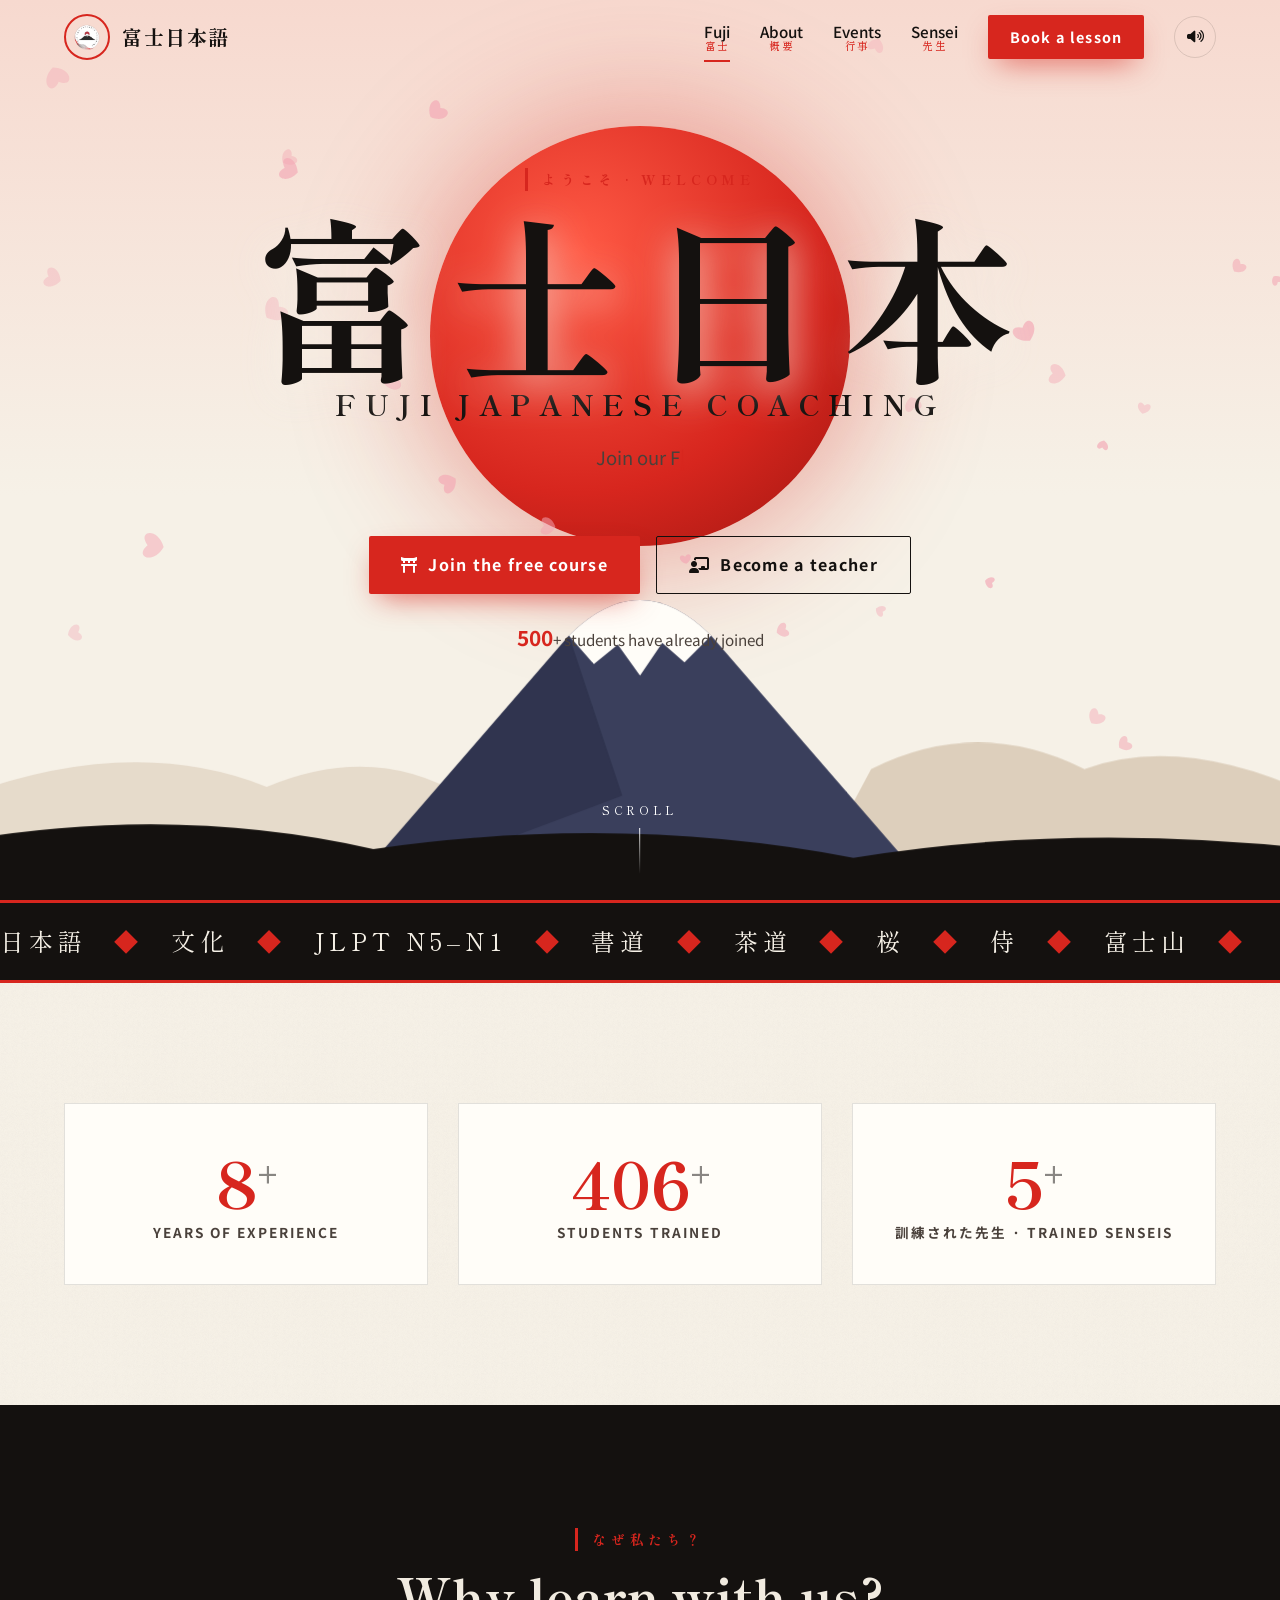
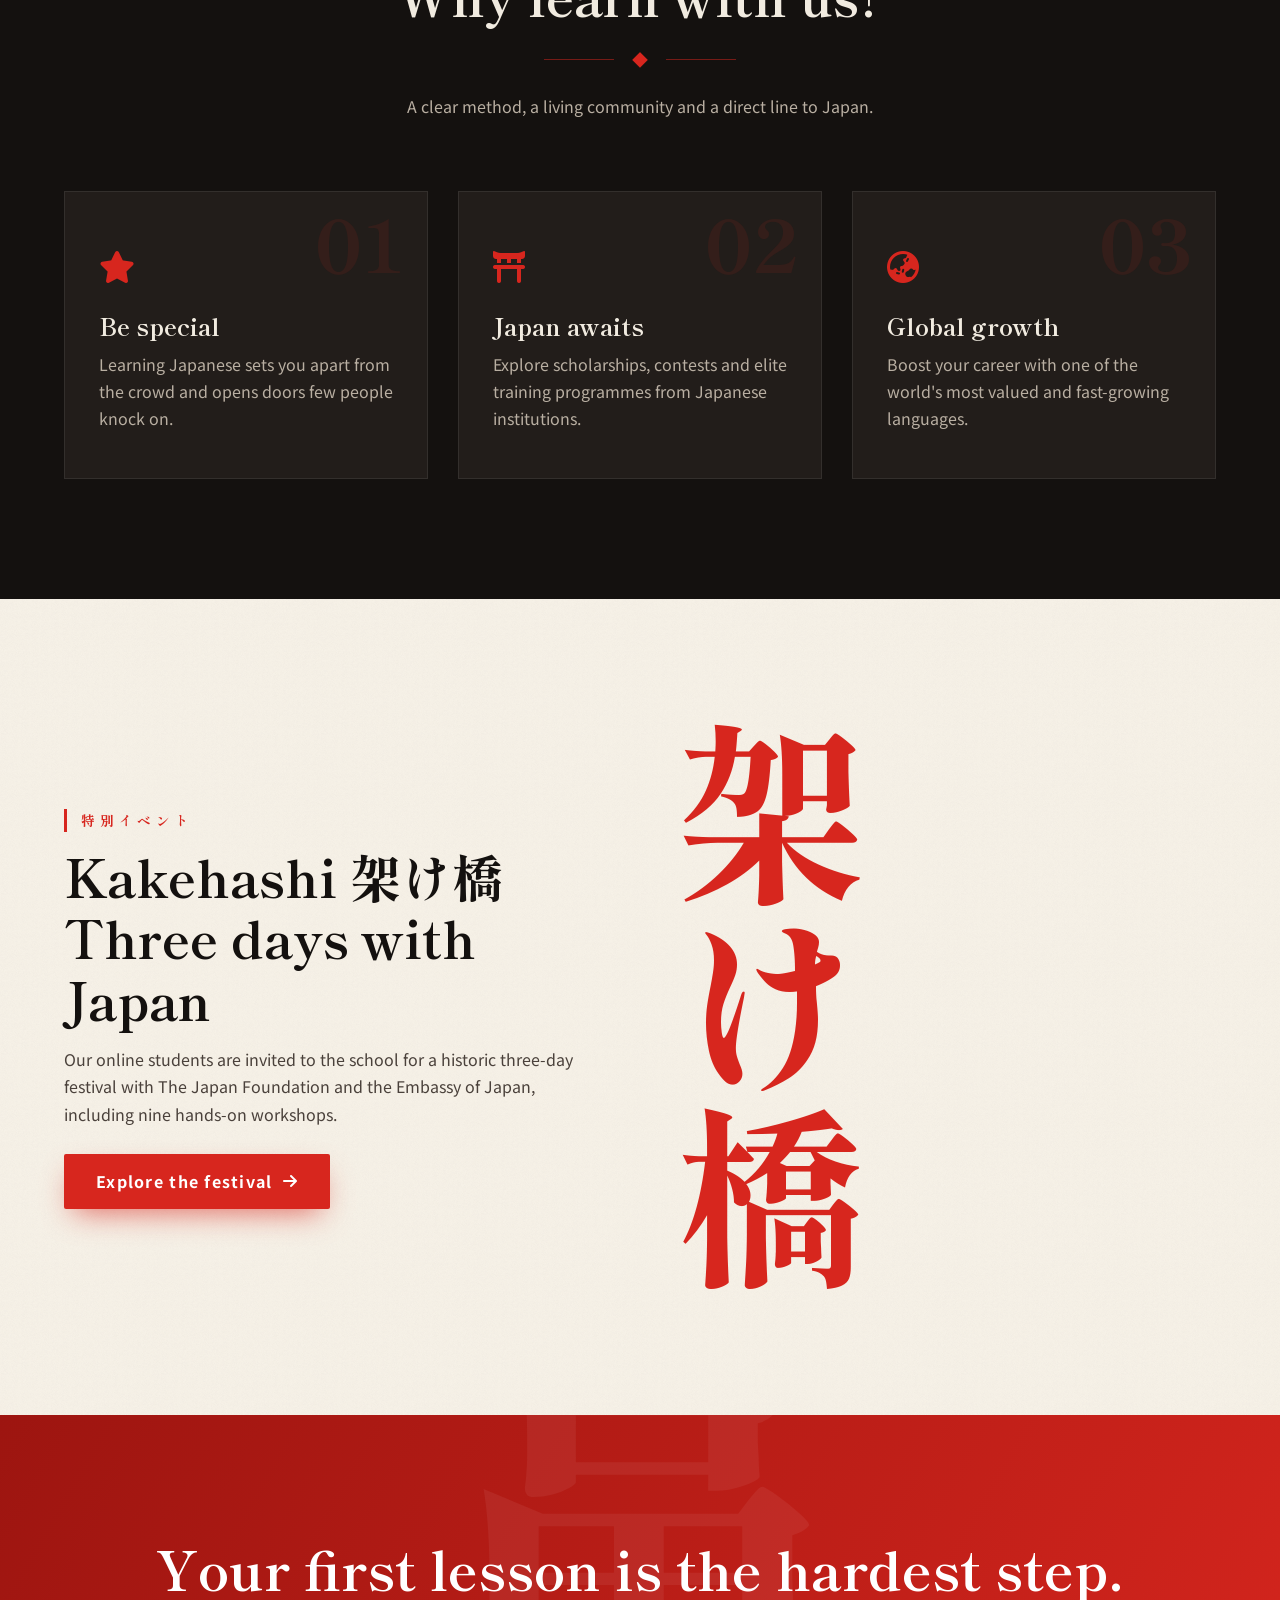
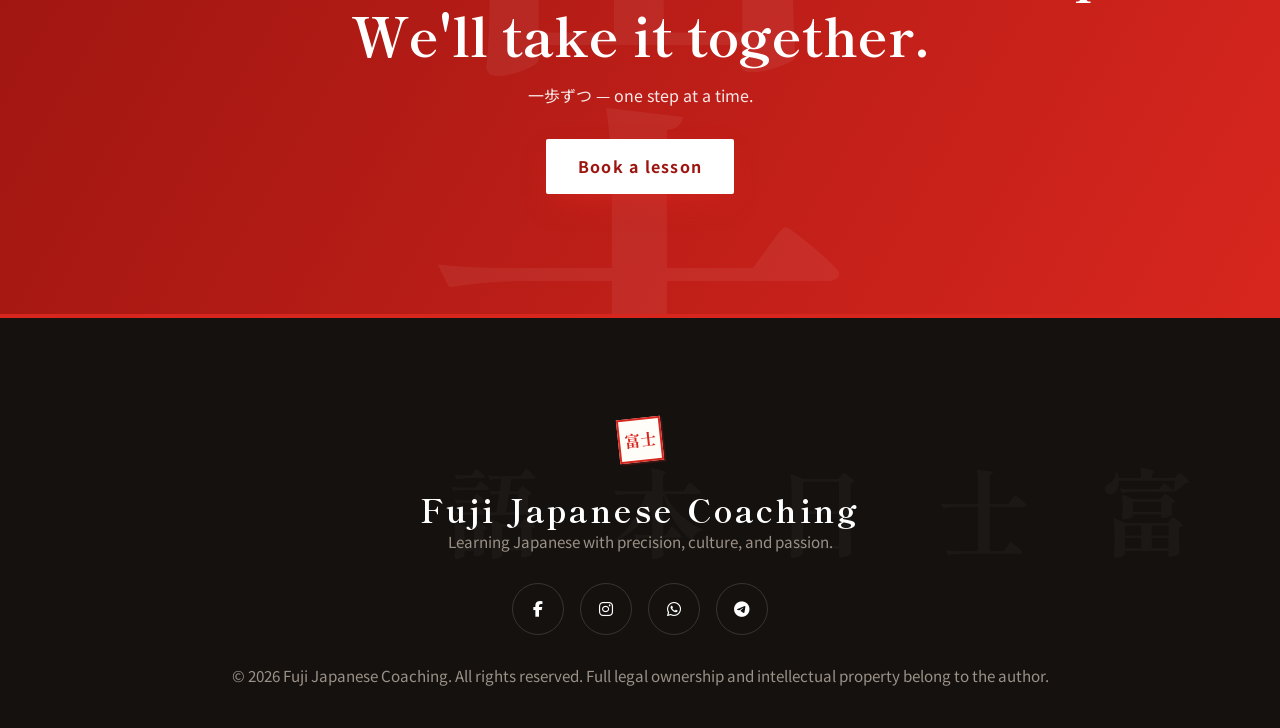
<file: index.html>
<!DOCTYPE html>
<html lang="en">
<head>
<meta charset="UTF-8">
<meta name="viewport" content="width=device-width, initial-scale=1.0">
<title>Fuji Japanese Coaching | 富士日本語</title>
<meta name="description" content="Learn Japanese with clarity, culture and passion. Free 5-day crash course, JLPT coaching and teacher training.">
<link rel="shortcut icon" href="images/favicon.png" type="image/x-icon">
<link rel="stylesheet" href="https://cdnjs.cloudflare.com/ajax/libs/font-awesome/6.5.1/css/all.min.css">
<link rel="stylesheet" href="css/style.css">
</head>
<body data-page="home">

<main>
<section class="hero">
  <div class="sun"></div>
  <div class="hero-content container">
    <span class="eyebrow">ようこそ · WELCOME</span>
    <div class="kanji-big" aria-hidden="true"><span>富</span><span>士</span><span>日</span><span>本</span></div>
    <h1>FUJI JAPANESE COACHING</h1>
    <p class="typer" data-lines='["Join our FREE 5-day crash course and start speaking Japanese with confidence.","Master Japanese basics quickly with expert guidance.","Unlock Japanese culture and communication in just 5 days.","Step into the world of the Japanese language with ease."]'></p>
    <div class="hero-actions">
      <a class="btn" href="https://docs.google.com/forms/d/e/1FAIpQLSfliyLvwOg9tHByiZltqmypr33xbGVwbjqziv8R7DSxpZICjg/viewform?usp=sf_link" target="_blank" rel="noopener"><i class="fas fa-torii-gate"></i><span>Join the free course</span></a>
      <a class="btn ghost" href="#" data-open="teacherModal"><i class="fas fa-chalkboard-teacher"></i><span>Become a teacher</span></a>
    </div>
    <p class="hero-mini"><strong class="counter" data-target="500">0</strong>+ students have already joined</p>
  </div>

  <!-- Mount Fuji, layered SVG -->
  <svg class="hero-fuji" viewBox="0 0 1440 420" preserveAspectRatio="none" aria-hidden="true">
    <g class="layer"><path d="M-40 420 L-40 300 Q150 230 300 290 Q420 240 520 300 L560 420Z" fill="#d9c9b4" opacity=".55"/></g>
    <g class="layer"><path d="M900 420 L980 270 Q1100 210 1220 270 Q1330 230 1480 300 L1480 420Z" fill="#cdb9a0" opacity=".6"/></g>
    <g class="layer">
      <path d="M380 420 L640 120 Q720 40 800 120 L1060 420Z" fill="#3a3f5c"/>
      <path d="M640 120 Q720 40 800 120 L770 150 L745 128 L720 165 L695 130 L668 152Z" fill="#fffdf8"/>
      <path d="M380 420 L640 120 L700 300Z" fill="#1d2038" opacity=".35"/>
    </g>
    <g class="layer"><path d="M-40 420 L-40 350 Q200 310 420 360 Q700 320 960 370 Q1200 330 1480 360 L1480 420Z" fill="#14110f"/></g>
  </svg>
  <div class="scroll-hint">SCROLL<i></i></div>
</section>

<div class="marquee" aria-hidden="true"><div>
  <span>日本語</span><b>◆</b><span>文化</span><b>◆</b><span>JLPT N5–N1</span><b>◆</b><span>書道</span><b>◆</b><span>茶道</span><b>◆</b><span>桜</span><b>◆</b><span>侍</span><b>◆</b><span>富士山</span><b>◆</b>
  <span>日本語</span><b>◆</b><span>文化</span><b>◆</b><span>JLPT N5–N1</span><b>◆</b><span>書道</span><b>◆</b><span>茶道</span><b>◆</b><span>桜</span><b>◆</b><span>侍</span><b>◆</b><span>富士山</span><b>◆</b>
</div></div>

<section class="section">
  <div class="container">
    <div class="stats">
      <div class="stat reveal" data-tilt><h3 class="counter" data-target="10">0</h3><p>Years of experience</p></div>
      <div class="stat reveal" data-delay="1" data-tilt><h3 class="counter" data-target="500">0</h3><p>Students trained</p></div>
      <div class="stat reveal" data-delay="2" data-tilt><h3 class="counter" data-target="6">0</h3><p>訓練された先生 · Trained Senseis</p></div>
    </div>
  </div>
</section>

<section class="section dark">
  <div class="container">
    <div class="section-head reveal">
      <span class="eyebrow">なぜ私たち？</span>
      <h2>Why learn with us?</h2>
      <div class="divider">◆</div>
      <p>A clear method, a living community and a direct line to Japan.</p>
    </div>
    <div class="grid g3">
      <div class="card reveal" data-tilt><span class="num">01</span><div class="ico"><i class="fas fa-star"></i></div><h3>Be special</h3><p>Learning Japanese sets you apart from the crowd and opens doors few people knock on.</p></div>
      <div class="card reveal" data-delay="1" data-tilt><span class="num">02</span><div class="ico"><i class="fas fa-torii-gate"></i></div><h3>Japan awaits</h3><p>Explore scholarships, contests and elite training programmes from Japanese institutions.</p></div>
      <div class="card reveal" data-delay="2" data-tilt><span class="num">03</span><div class="ico"><i class="fas fa-earth-asia"></i></div><h3>Global growth</h3><p>Boost your career with one of the world's most valued and fast-growing languages.</p></div>
    </div>
  </div>
</section>

<section class="section">
  <div class="container split">
    <div class="reveal left">
      <span class="eyebrow">特別イベント</span>
      <h2 style="font-size:clamp(2rem,4.5vw,3.2rem);margin-bottom:16px">Kakehashi 架け橋<br>Three days with Japan</h2>
      <p style="color:var(--ink-soft);margin-bottom:26px">Our online students are invited to the school for a historic three-day festival with The Japan Foundation and the Embassy of Japan, including nine hands-on workshops.</p>
      <a class="btn" href="events.html"><span>Explore the festival</span><i class="fas fa-arrow-right"></i></a>
    </div>
    <div class="reveal right" style="text-align:center">
      <div class="tategaki" style="font-size:clamp(7rem,16vw,12rem);color:var(--red);line-height:1;font-weight:800">架け橋</div>
    </div>
  </div>
</section>

<section class="section cta-band">
  <div class="container reveal" style="position:relative;z-index:2">
    <h2 style="font-size:clamp(2rem,5vw,3.4rem);margin-bottom:16px">Your first lesson is the hardest step.<br>We'll take it together.</h2>
    <p style="margin-bottom:30px;opacity:.9">一歩ずつ — one step at a time.</p>
    <a class="btn" href="https://docs.google.com/forms/d/e/1FAIpQLSfliyLvwOg9tHByiZltqmypr33xbGVwbjqziv8R7DSxpZICjg/viewform?usp=sf_link" target="_blank" rel="noopener"><span>Book a lesson</span></a>
  </div>
</section>
</main>

<!-- Teacher modal -->
<div class="modal" id="teacherModal">
  <div class="modal-box">
    <button class="modal-x" aria-label="Close">&times;</button>
    <div class="ph"><div class="fb">先生</div><img src="images/yasmine.jpg" alt="Yasmine Sensei"></div>
    <div class="txt">
      <span class="eyebrow">教員養成</span>
      <h3>Teacher Training Programme</h3>
      <p style="color:var(--ink-soft)">One-on-one mentorship to become a certified Fuji coach.</p>
      <ul><li>Personalised mentorship</li><li>Certification included</li><li>Flexible schedule</li></ul>
      <a class="btn" href="https://docs.google.com/forms/d/e/1FAIpQLSfliyLvwOg9tHByiZltqmypr33xbGVwbjqziv8R7DSxpZICjg/viewform?usp=sf_link" target="_blank" rel="noopener"><span>Register for the programme</span></a>
    </div>
  </div>
</div>

<script src="js/main.js" defer></script>
</body>
</html>
</file>
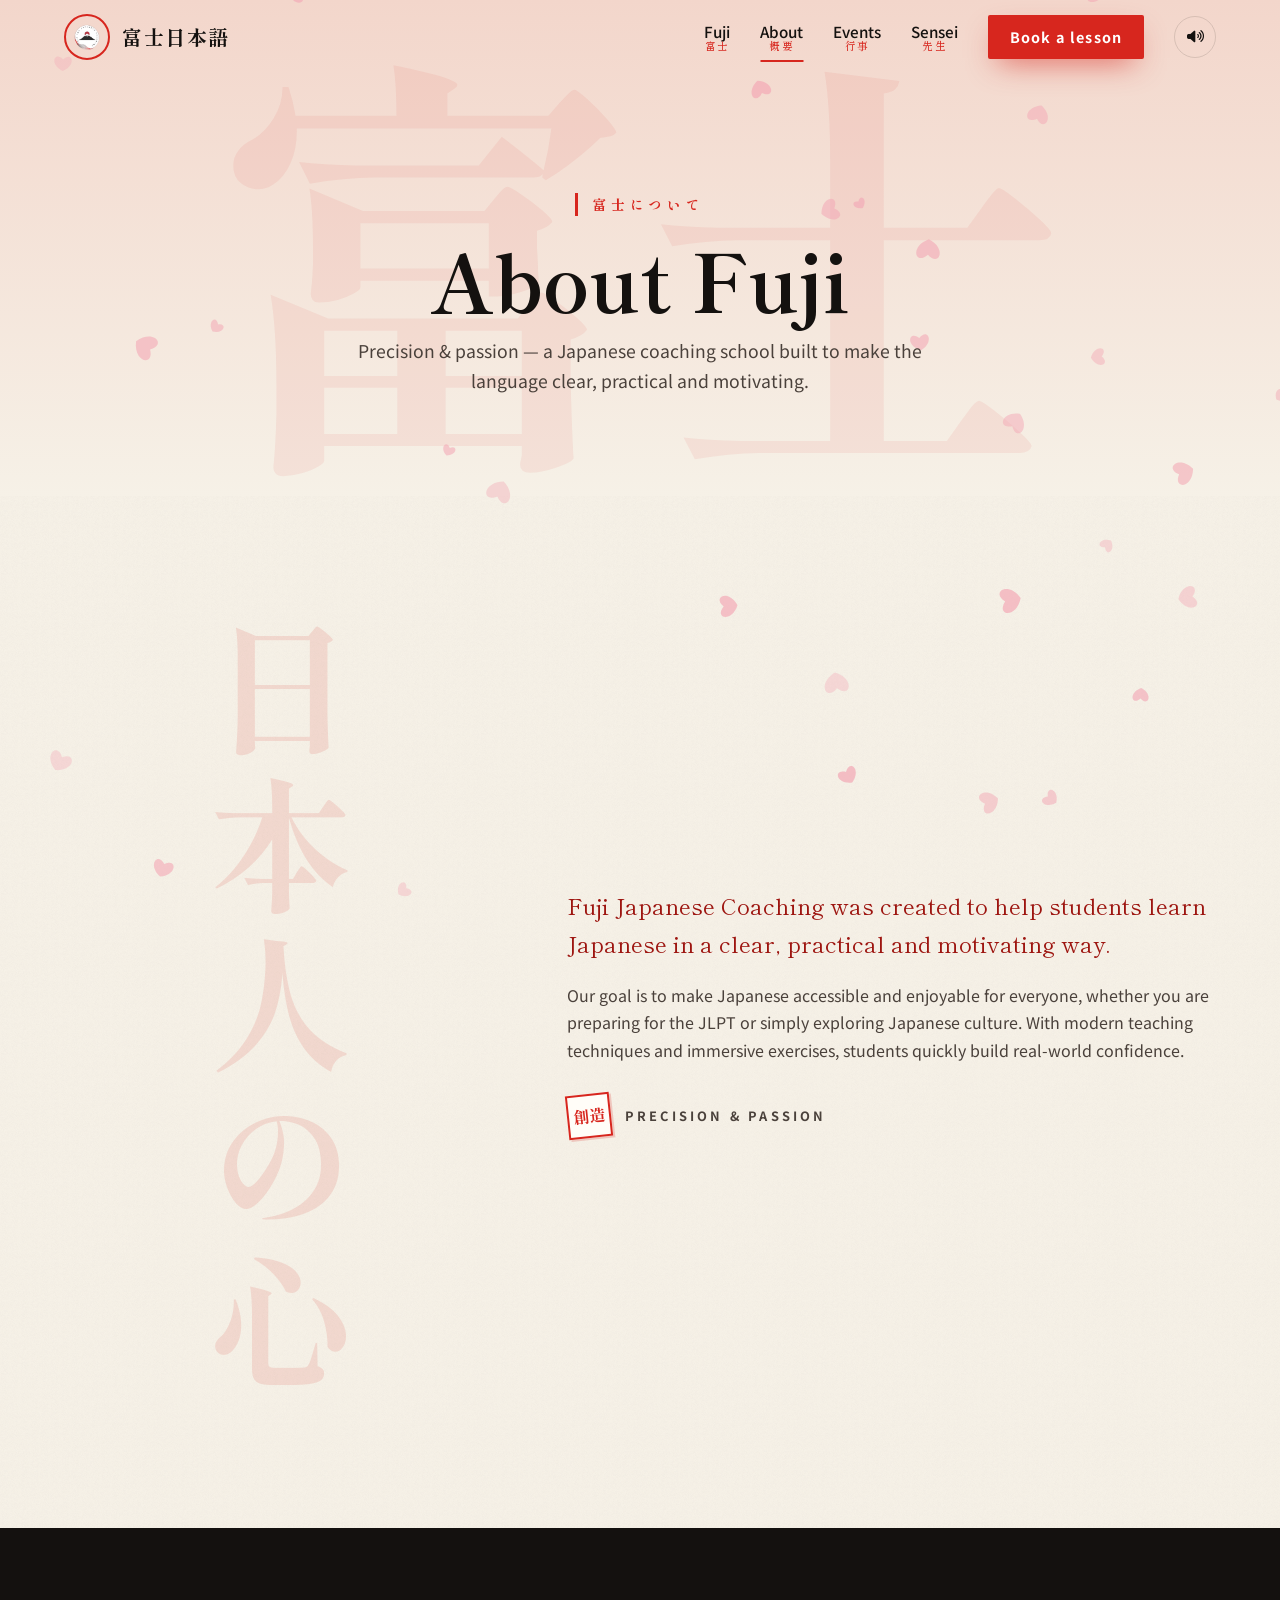
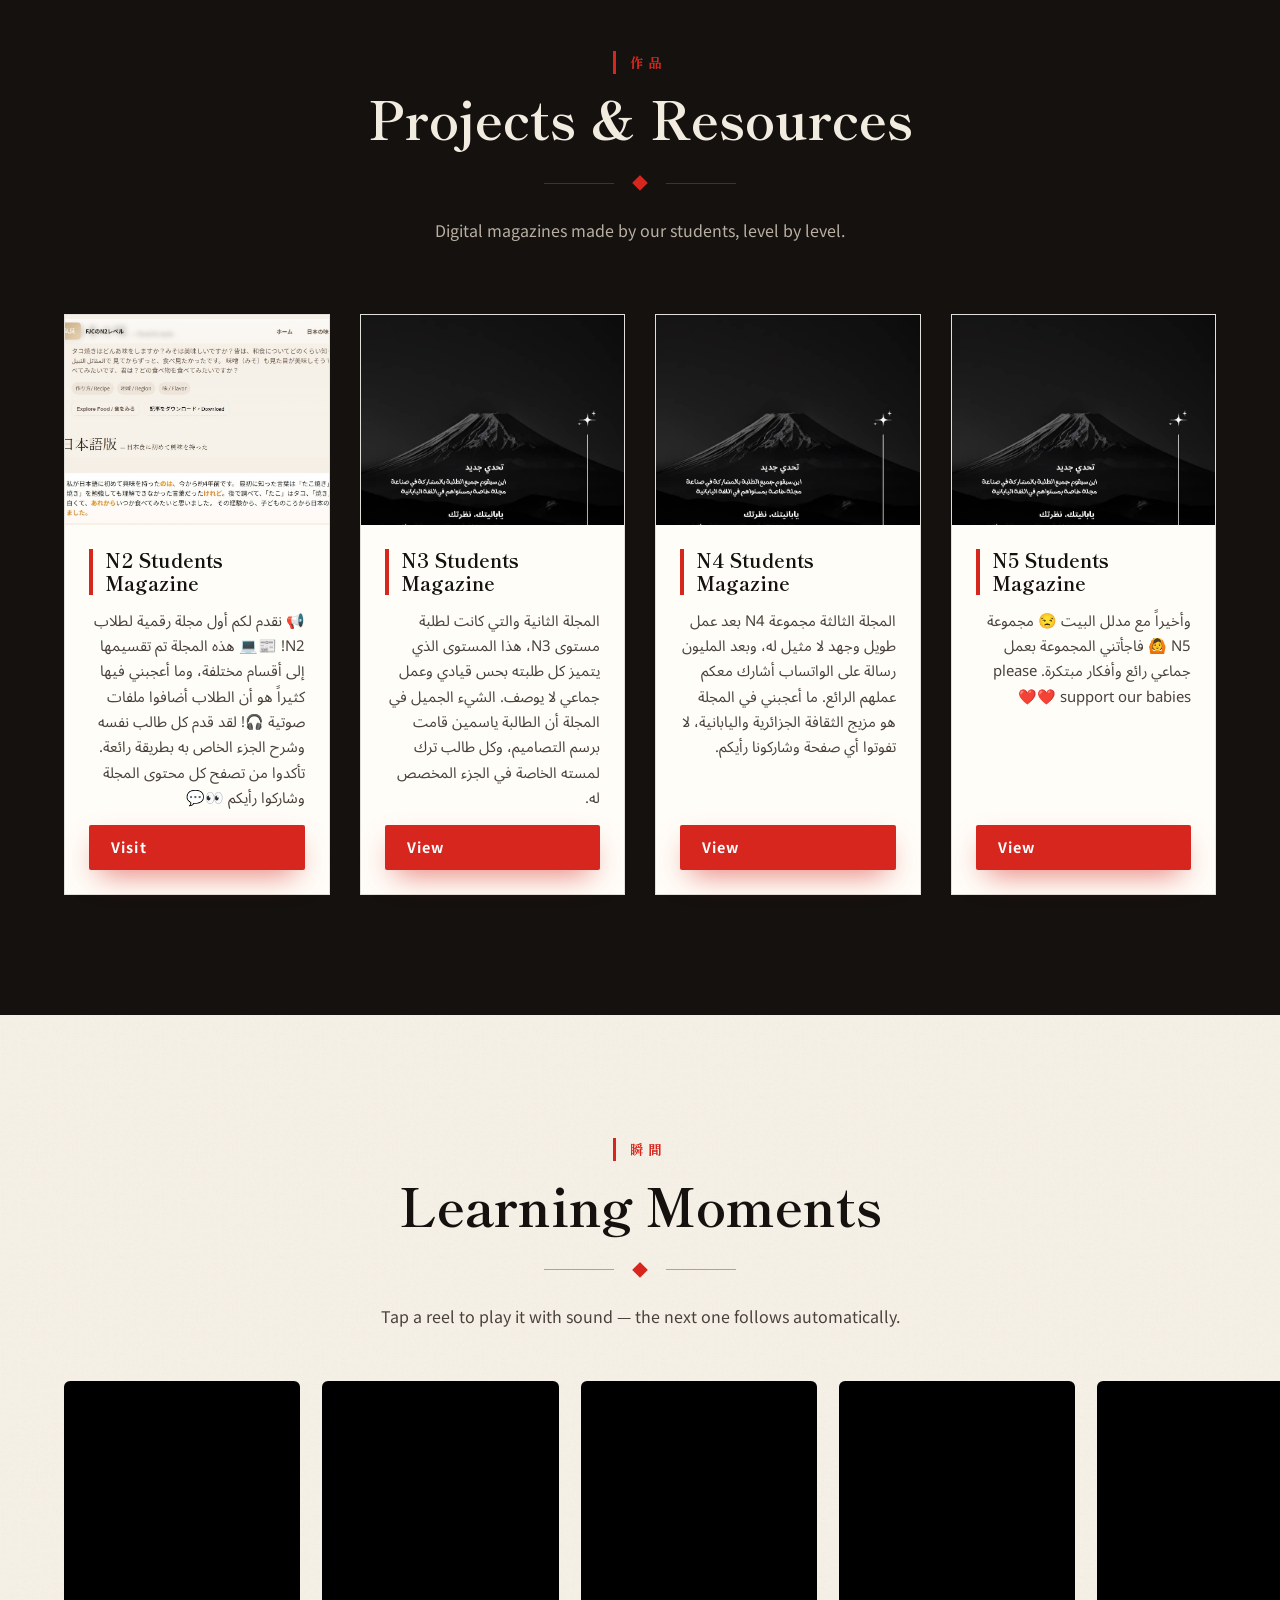
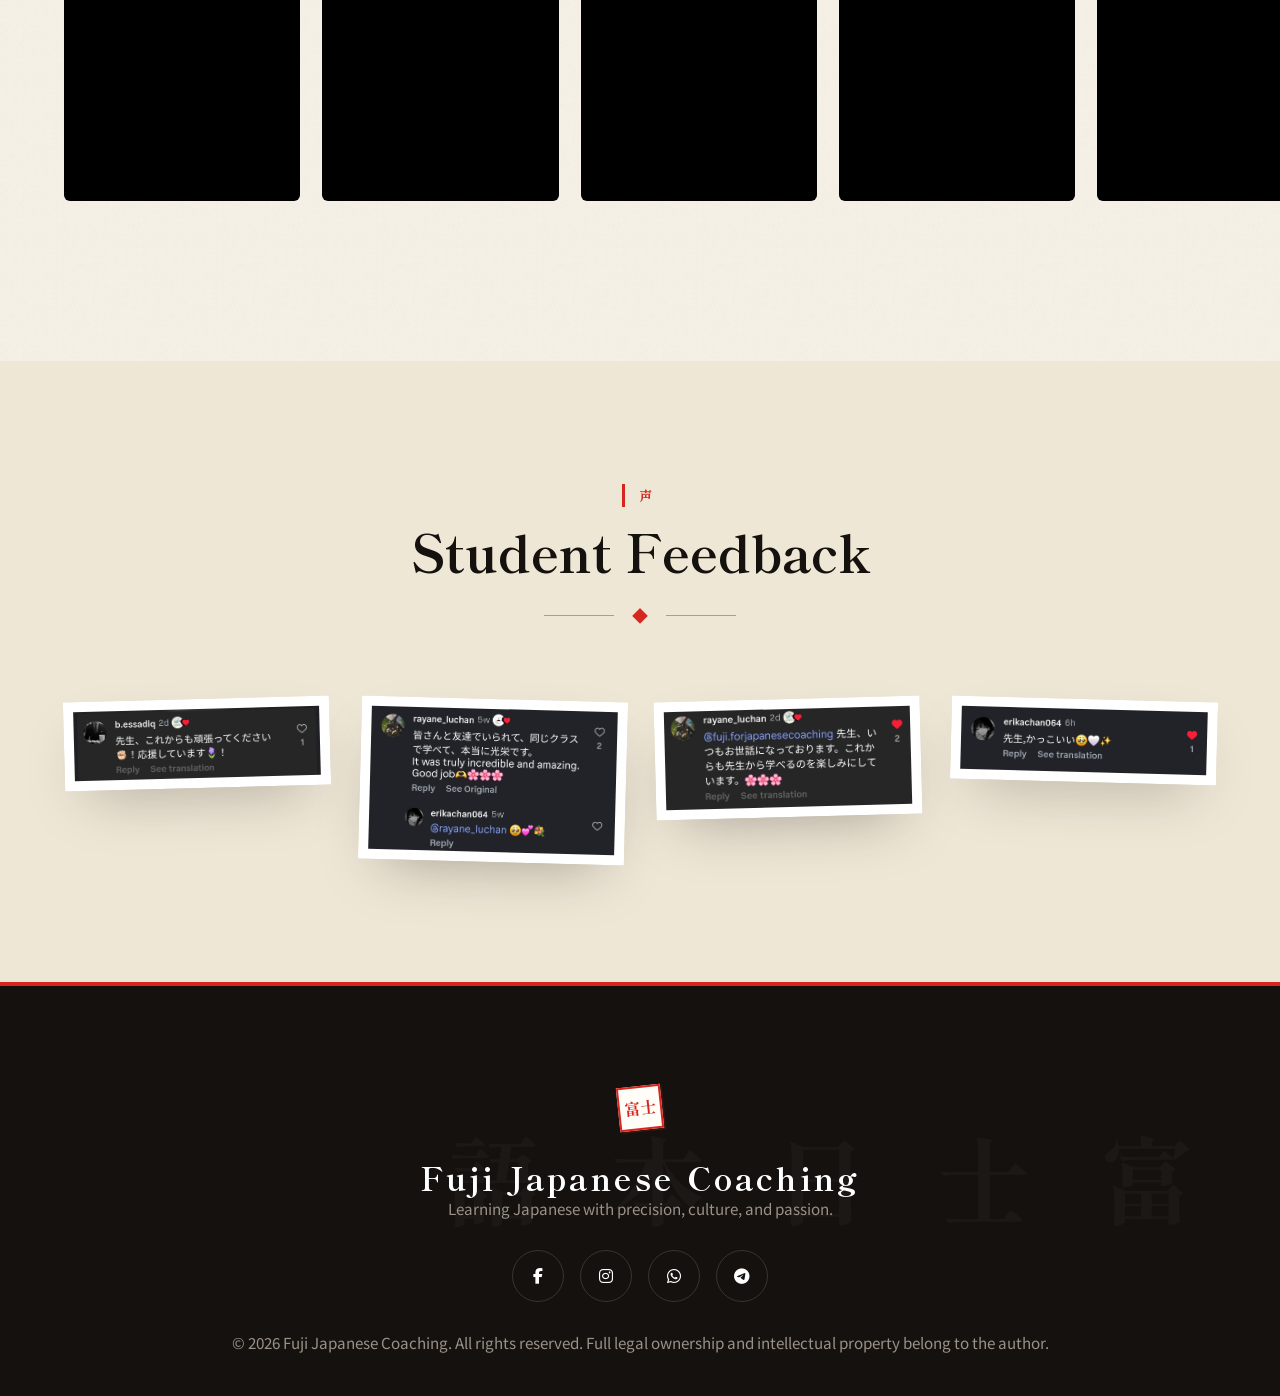
<file: about.html>
<!DOCTYPE html>
<html lang="en">
<head>
<meta charset="UTF-8">
<meta name="viewport" content="width=device-width, initial-scale=1.0">
<title>About | Fuji Japanese Coaching</title>
<link rel="shortcut icon" href="images/favicon.png" type="image/x-icon">
<link rel="stylesheet" href="https://cdnjs.cloudflare.com/ajax/libs/font-awesome/6.5.1/css/all.min.css">
<link rel="stylesheet" href="css/style.css">
<link href="https://fonts.googleapis.com/css2?family=Noto+Sans+Arabic:wght@400;600&display=swap" rel="stylesheet">
</head>
<body data-page="about">
<main>
<section class="page-hero">
  <div class="bg-kanji">富士</div>
  <div class="container">
    <span class="eyebrow">富士について</span>
    <h1>About Fuji</h1>
    <p>Precision &amp; passion — a Japanese coaching school built to make the language clear, practical and motivating.</p>
  </div>
</section>

<section class="section">
  <div class="container about-grid">
    <div class="tategaki reveal">日本人の心</div>
    <div class="reveal right">
      <p class="lead">Fuji Japanese Coaching was created to help students learn Japanese in a clear, practical and motivating way.</p>
      <p style="color:var(--ink-soft);margin-bottom:16px">Our goal is to make Japanese accessible and enjoyable for everyone, whether you are preparing for the JLPT or simply exploring Japanese culture. With modern teaching techniques and immersive exercises, students quickly build real-world confidence.</p>
      <div style="display:flex;align-items:center;gap:14px;margin-top:30px"><div class="hanko">創造</div><span style="letter-spacing:.25em;font-weight:700;font-size:.8rem;color:var(--ink-soft)">PRECISION &amp; PASSION</span></div>
    </div>
  </div>
</section>

<section class="section dark">
  <div class="container">
    <div class="section-head reveal"><span class="eyebrow">作品</span><h2>Projects &amp; Resources</h2><div class="divider">◆</div><p>Digital magazines made by our students, level by level.</p></div>
    <div class="grid projects-grid">
      <article class="project reveal" style="color:var(--sumi)" data-tilt>
        <div class="pimg"><img src="images/n2-magazine.jpg" alt="N2 Students magazine"><div class="lvl">N2</div></div>
        <div class="pinfo"><h3>N2 Students Magazine</h3>
        <p dir="rtl">📢 نقدم لكم أول مجلة رقمية لطلاب N2! 📰💻 هذه المجلة تم تقسيمها إلى أقسام مختلفة، وما أعجبني فيها كثيراً هو أن الطلاب أضافوا ملفات صوتية 🎧! لقد قدم كل طالب نفسه وشرح الجزء الخاص به بطريقة رائعة. تأكدوا من تصفح كل محتوى المجلة وشاركوا رأيكم 👀💬</p>
        <a class="btn sm" href="https://kinaga-san.github.io/nihongo-magazine/index.html" target="_blank" rel="noopener"><span>Visit</span></a></div>
      </article>
      <article class="project reveal" data-delay="1" style="color:var(--sumi)" data-tilt>
        <div class="pimg"><img src="images/n~-magazine.jpg" alt="N3 Students magazine"><div class="lvl">N3</div></div>
        <div class="pinfo"><h3>N3 Students Magazine</h3>
        <p dir="rtl">المجلة الثانية والتي كانت لطلبة مستوى N3، هذا المستوى الذي يتميز كل طلبته بحس قيادي وعمل جماعي لا يوصف. الشيء الجميل في المجلة أن الطالبة ياسمين قامت برسم التصاميم، وكل طالب ترك لمسته الخاصة في الجزء المخصص له.</p>
        <a class="btn sm" href="https://drive.google.com/file/d/164Gm8S-5Kf8RS1kDIPP-tJD8xUEGBwpJ/view?usp=share_link" target="_blank" rel="noopener"><span>View</span></a></div>
      </article>
      <article class="project reveal" data-delay="2" style="color:var(--sumi)" data-tilt>
        <div class="pimg"><img src="images/n~-magazine.jpg" alt="N4 Students magazine"><div class="lvl">N4</div></div>
        <div class="pinfo"><h3>N4 Students Magazine</h3>
        <p dir="rtl">المجلة الثالثة مجموعة N4 بعد عمل طويل وجهد لا مثيل له، وبعد المليون رسالة على الواتساب أشارك معكم عملهم الرائع. ما أعجبني في المجلة هو مزيج الثقافة الجزائرية واليابانية، لا تفوتوا أي صفحة وشاركونا رأيكم.</p>
        <a class="btn sm" href="https://drive.google.com/file/d/18hVAtLj9sxl729Mr2EhU9cWhiGFXlf-x/view?usp=drive_link" target="_blank" rel="noopener"><span>View</span></a></div>
      </article>
      <article class="project reveal" data-delay="3" style="color:var(--sumi)" data-tilt>
        <div class="pimg"><img src="images/n~-magazine.jpg" alt="N5 Students magazine"><div class="lvl">N5</div></div>
        <div class="pinfo"><h3>N5 Students Magazine</h3>
        <p dir="rtl">وأخيراً مع مدلل البيت 😒 مجموعة N5 🙆 فاجأتني المجموعة بعمل جماعي رائع وأفكار مبتكرة. please support our babies ❤️❤️</p>
        <a class="btn sm" href="https://t.me/c/2264452921/121" target="_blank" rel="noopener"><span>View</span></a></div>
      </article>
    </div>
  </div>
</section>

<section class="section" style="padding-inline:0">
  <div class="container"><div class="section-head reveal" style="margin-bottom:30px"><span class="eyebrow">瞬間</span><h2>Learning Moments</h2><div class="divider">◆</div><p>Tap a reel to play it with sound — the next one follows automatically.</p></div></div>
  <div class="reels">
    <video src="videos/reel1.mp4"></video><video src="videos/reel2.mp4"></video><video src="videos/reel3.mp4"></video><video src="videos/reel4.mp4"></video>
    <video src="videos/reel5.mp4"></video><video src="videos/reel6.mp4"></video><video src="videos/reel7.mp4"></video><video src="videos/reel8.mp4"></video>
  </div>
</section>

<section class="section" style="background:var(--washi-2)">
  <div class="container">
    <div class="section-head reveal"><span class="eyebrow">声</span><h2>Student Feedback</h2><div class="divider">◆</div></div>
    <div class="grid feedback-grid">
      <img class="reveal" src="images/insta1.jpg" alt="Instagram feedback">
      <img class="reveal" data-delay="1" src="images/insta3.jpg" alt="Student review">
      <img class="reveal" data-delay="2" src="images/insta2.jpg" alt="Student feedback">
      <img class="reveal" data-delay="3" src="images/insta4.jpg" alt="Student feedback">
    </div>
  </div>
</section>
</main>
<script src="js/main.js" defer></script>
</body>
</html>
</file>
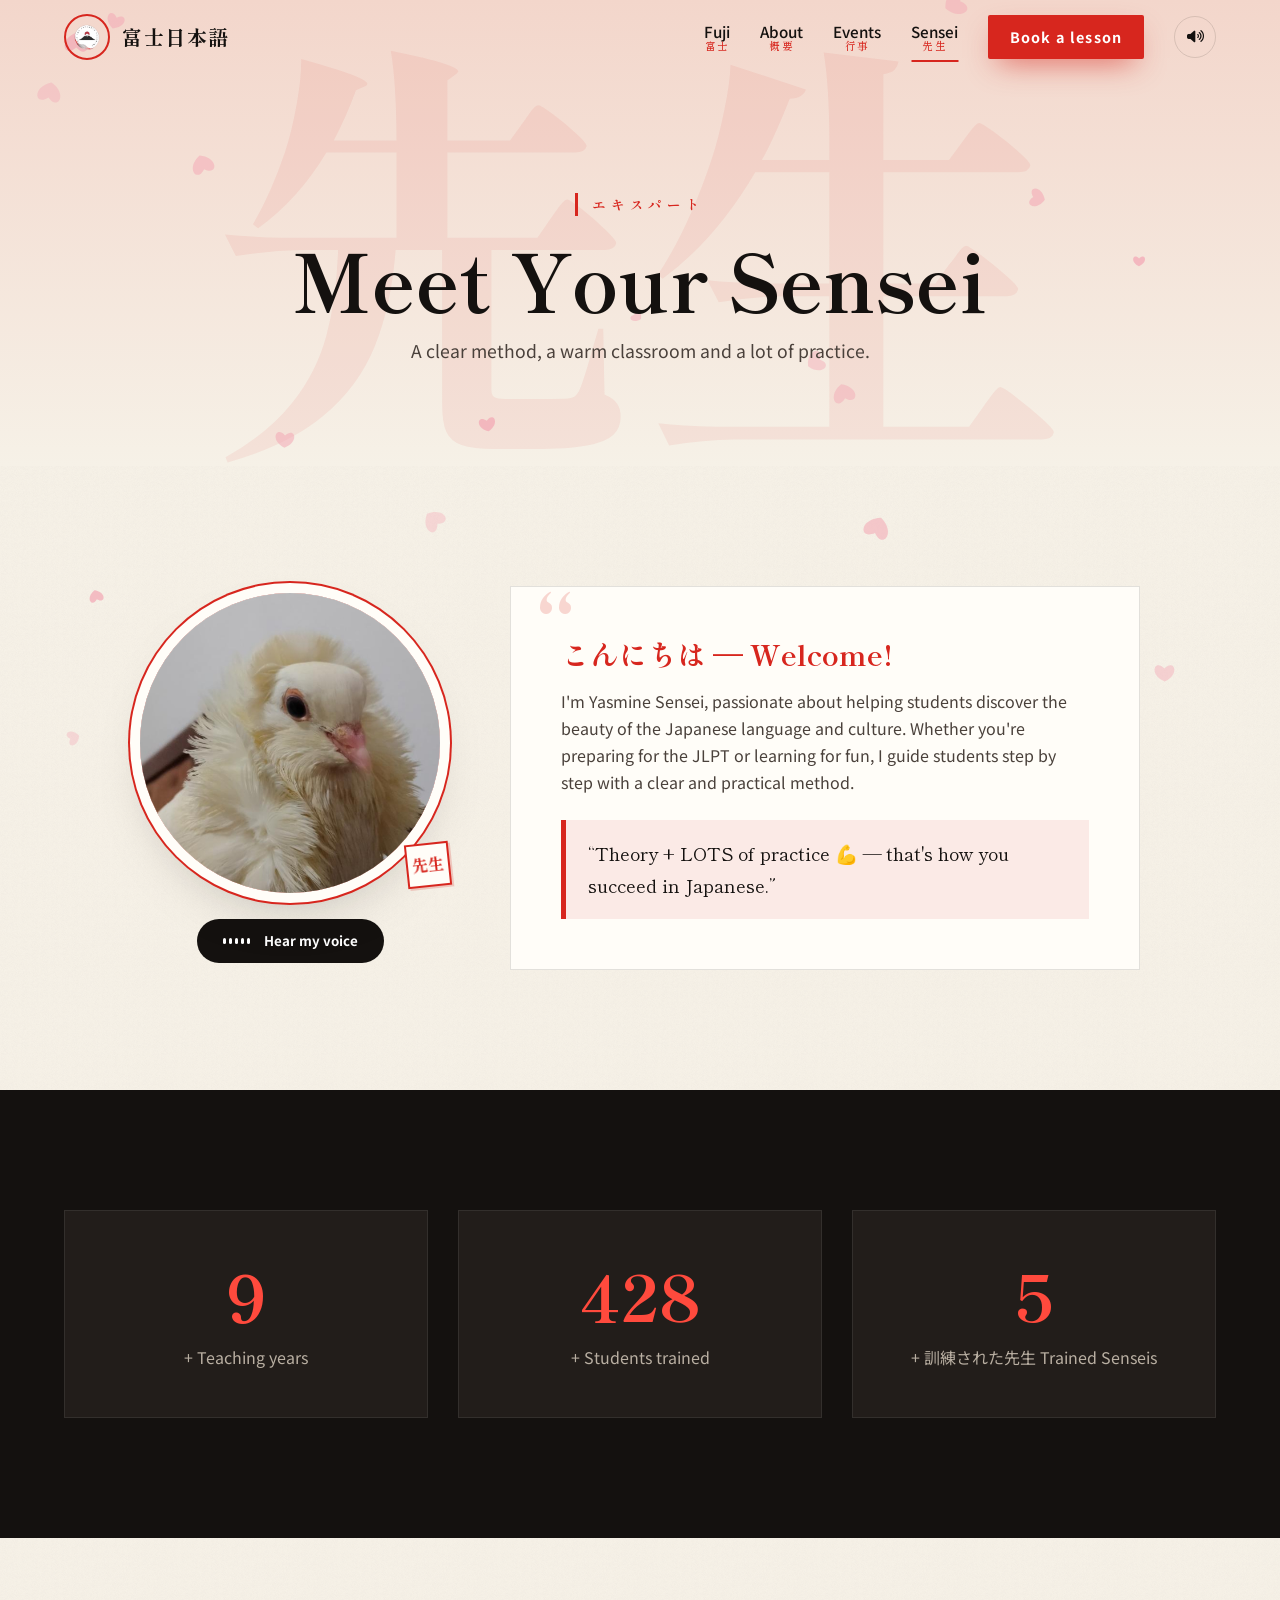
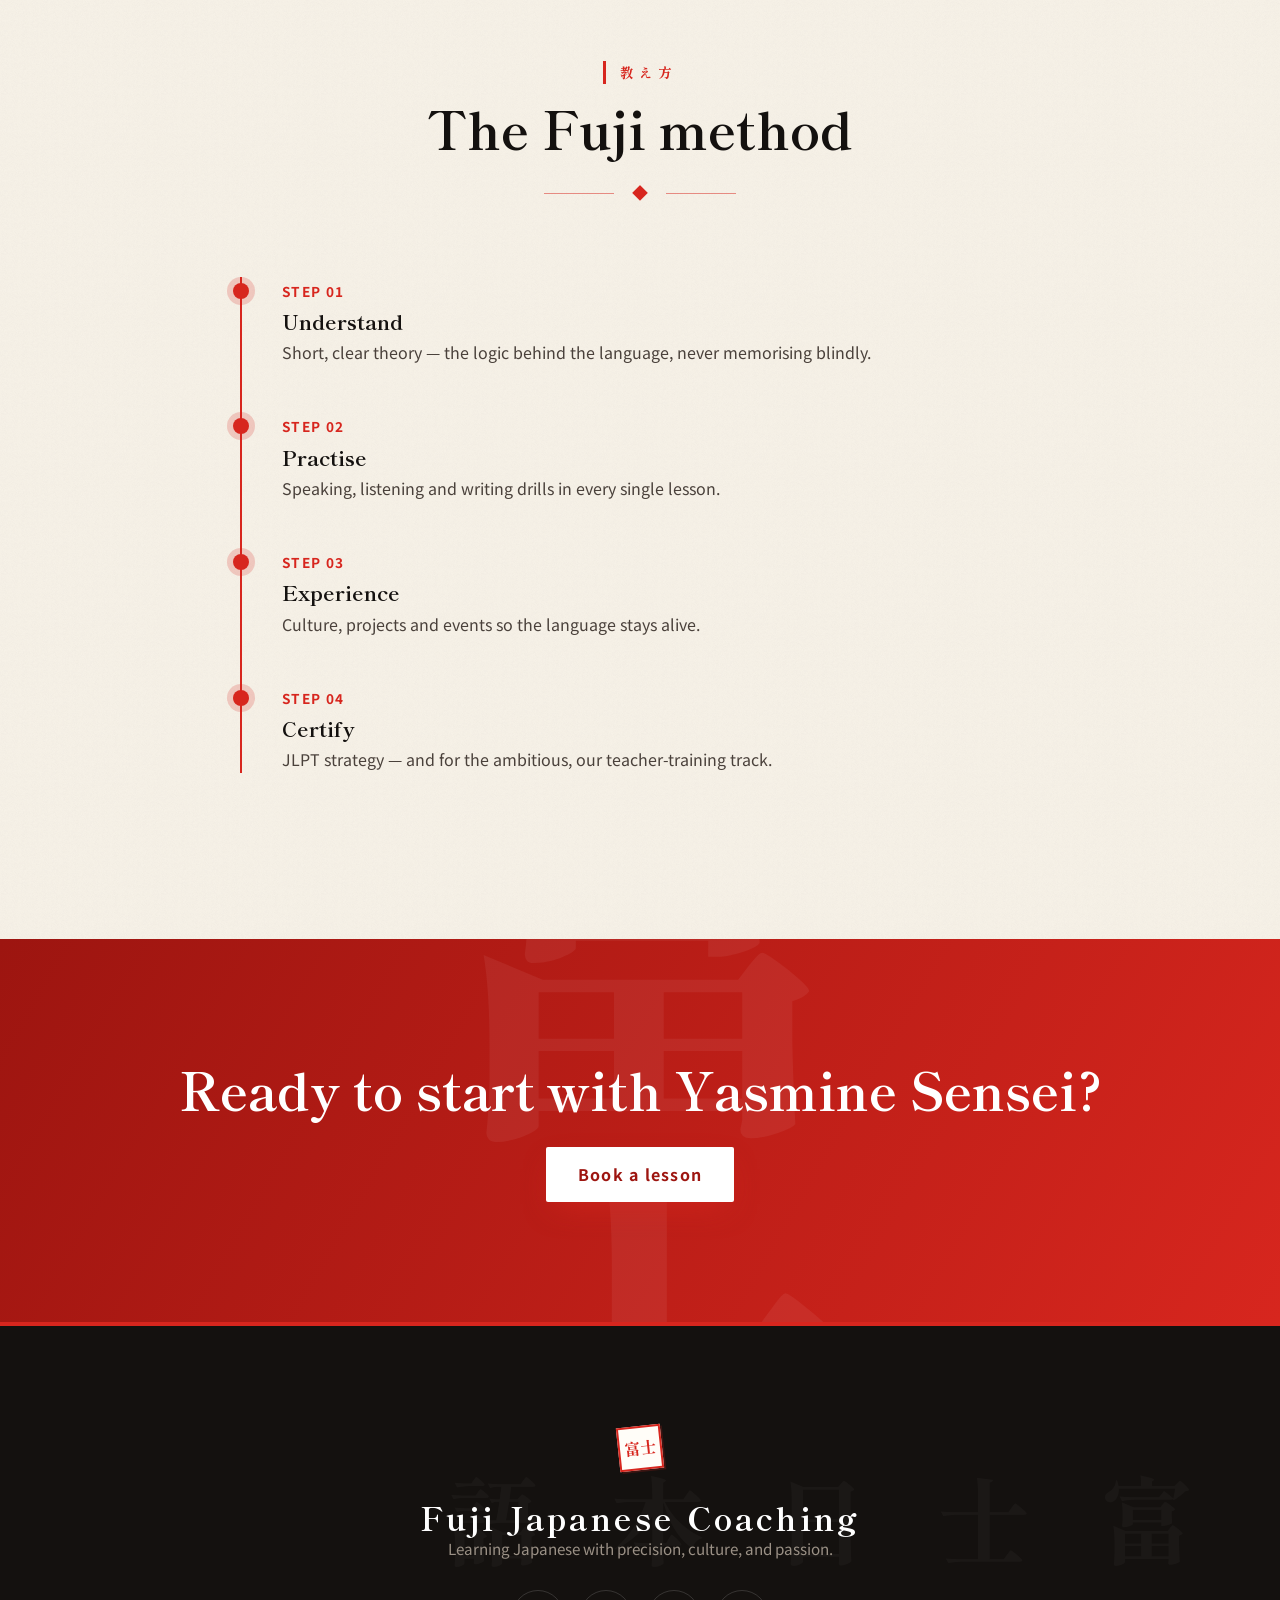
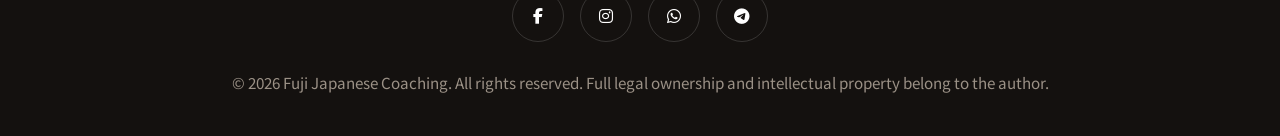
<file: sensei.html>
<!DOCTYPE html>
<html lang="en">
<head>
<meta charset="UTF-8">
<meta name="viewport" content="width=device-width, initial-scale=1.0">
<title>Sensei | Fuji Japanese Coaching</title>
<link rel="shortcut icon" href="images/favicon.png" type="image/x-icon">
<link rel="stylesheet" href="https://cdnjs.cloudflare.com/ajax/libs/font-awesome/6.5.1/css/all.min.css">
<link rel="stylesheet" href="css/style.css">
</head>
<body data-page="sensei">
<main>
<section class="page-hero">
  <div class="bg-kanji">先生</div>
  <div class="container"><span class="eyebrow">エキスパート</span><h1>Meet Your Sensei</h1><p>A clear method, a warm classroom and a lot of practice.</p></div>
</section>

<section class="section">
  <div class="container">
    <div class="sensei-top">
      <div class="reveal left" style="text-align:center">
        <div class="sensei-photo"><img src="images/yasmine.jpg" alt="Yasmine Sensei"><div class="hanko">先生</div></div>
        <button class="voice-btn" id="voiceBtn" style="margin-inline:auto"><span class="wave"><i></i><i></i><i></i><i></i><i></i></span> Hear my voice</button>
        <audio id="voiceAudio" src="audio/voice.mp3" preload="none"></audio>
      </div>
      <div class="sensei-greeting reveal right">
        <h3>こんにちは — Welcome!</h3>
        <p style="color:var(--ink-soft)">I'm Yasmine Sensei, passionate about helping students discover the beauty of the Japanese language and culture. Whether you're preparing for the JLPT or learning for fun, I guide students step by step with a clear and practical method.</p>
        <blockquote>“Theory + LOTS of practice 💪 — that's how you succeed in Japanese.”</blockquote>
      </div>
    </div>
  </div>
</section>

<section class="section dark">
  <div class="container">
    <div class="stats">
      <div class="card reveal" style="text-align:center"><h3 class="counter" data-target="10" style="font-size:4rem;color:#ff4a3d">0</h3><p>+ Teaching years</p></div>
      <div class="card reveal" data-delay="1" style="text-align:center"><h3 class="counter" data-target="500" style="font-size:4rem;color:#ff4a3d">0</h3><p>+ Students trained</p></div>
      <div class="card reveal" data-delay="2" style="text-align:center"><h3 class="counter" data-target="6" style="font-size:4rem;color:#ff4a3d">0</h3><p>+ 訓練された先生 Trained Senseis</p></div>
    </div>
  </div>
</section>

<section class="section">
  <div class="container">
    <div class="section-head reveal"><span class="eyebrow">教え方</span><h2>The Fuji method</h2><div class="divider">◆</div></div>
    <div class="timeline">
      <div class="tl reveal left"><span>STEP 01</span><h4>Understand</h4><p style="color:var(--ink-soft)">Short, clear theory — the logic behind the language, never memorising blindly.</p></div>
      <div class="tl reveal left"><span>STEP 02</span><h4>Practise</h4><p style="color:var(--ink-soft)">Speaking, listening and writing drills in every single lesson.</p></div>
      <div class="tl reveal left"><span>STEP 03</span><h4>Experience</h4><p style="color:var(--ink-soft)">Culture, projects and events so the language stays alive.</p></div>
      <div class="tl reveal left"><span>STEP 04</span><h4>Certify</h4><p style="color:var(--ink-soft)">JLPT strategy — and for the ambitious, our teacher-training track.</p></div>
    </div>
  </div>
</section>

<section class="section cta-band">
  <div class="container reveal" style="position:relative;z-index:2">
    <h2 style="font-size:clamp(2rem,5vw,3.2rem);margin-bottom:26px">Ready to start with Yasmine Sensei?</h2>
    <a class="btn" href="https://docs.google.com/forms/d/e/1FAIpQLSfliyLvwOg9tHByiZltqmypr33xbGVwbjqziv8R7DSxpZICjg/viewform?pli=1" target="_blank" rel="noopener"><span>Book a lesson</span></a>
  </div>
</section>
</main>
<script src="js/main.js" defer></script>
</body>
</html>
</file>
<file: css/style.css>
/* =========================================================
   FUJI JAPANESE COACHING — 富士日本語  |  Global stylesheet
   Palette: washi paper, sumi ink, vermilion, a touch of gold
   ========================================================= */
@import url('https://fonts.googleapis.com/css2?family=Noto+Sans+JP:wght@300;400;500;700;900&family=Shippori+Mincho:wght@500;700;800&family=Zen+Kaku+Gothic+New:wght@400;700;900&display=swap');

:root{
  --washi:#f6f1e7; --washi-2:#efe7d6; --paper:#fffdf8;
  --sumi:#14110f; --sumi-2:#221d1a; --ink-soft:#4a413b;
  --red:#d7261e; --red-deep:#9d1510; --gold:#c9a24a;
  --line:rgba(20,17,15,.12);
  --serif:'Shippori Mincho','Noto Serif JP',serif;
  --sans:'Noto Sans JP','Zen Kaku Gothic New',sans-serif;
  --ease:cubic-bezier(.22,1,.36,1);
  --shadow:0 24px 60px -24px rgba(20,17,15,.35);
}
*{margin:0;padding:0;box-sizing:border-box}
html{scroll-behavior:smooth}
body{font-family:var(--sans);color:var(--sumi);background:var(--washi);line-height:1.7;overflow-x:hidden;
  background-image:url("data:image/svg+xml,%3Csvg xmlns='http://www.w3.org/2000/svg' width='160' height='160'%3E%3Cfilter id='n'%3E%3CfeTurbulence baseFrequency='.9' numOctaves='2' stitchTiles='stitch'/%3E%3CfeColorMatrix values='0 0 0 0 .3 0 0 0 0 .25 0 0 0 0 .2 0 0 0 .06 0'/%3E%3C/filter%3E%3Crect width='160' height='160' filter='url(%23n)'/%3E%3C/svg%3E");}
a{color:inherit;text-decoration:none}
img{max-width:100%;display:block}
.container{width:90%;max-width:1200px;margin:auto}
::selection{background:var(--red);color:#fff}

/* ---------- progress bar & page curtain ---------- */
#progress{position:fixed;top:0;left:0;height:3px;width:0;background:linear-gradient(90deg,var(--red),var(--gold));z-index:3000}
#curtain{position:fixed;inset:0;background:var(--sumi);z-index:5000;transform:translateY(0);pointer-events:none;
  display:flex;align-items:center;justify-content:center;transition:transform .7s var(--ease)}
#curtain span{font-family:var(--serif);font-size:clamp(3rem,10vw,7rem);color:var(--red);writing-mode:vertical-rl;letter-spacing:.2em}
body.ready #curtain{transform:translateY(-101%)}
body.leaving #curtain{transform:translateY(0);pointer-events:all}
#sakura{position:fixed;inset:0;pointer-events:none;z-index:1}
.ripple{position:fixed;border-radius:50%;pointer-events:none;z-index:6000;transform:translate(-50%,-50%) scale(0);
  background:radial-gradient(circle,rgba(215,38,30,.35),rgba(20,17,15,.12) 60%,transparent 70%);animation:ripple .8s var(--ease) forwards}
@keyframes ripple{to{transform:translate(-50%,-50%) scale(1);opacity:0}}

/* ---------- header ---------- */
header.site{position:fixed;top:0;width:100%;z-index:2000;transition:all .4s var(--ease);padding:14px 0}
header.site.scrolled{background:rgba(246,241,231,.88);backdrop-filter:blur(14px);box-shadow:0 1px 0 var(--line);padding:6px 0}
.navbar{display:flex;align-items:center;justify-content:space-between;gap:20px}
.logo{display:flex;align-items:center;gap:12px;font-family:var(--serif);font-weight:800;font-size:1.25rem;letter-spacing:.08em}
.logo img{width:46px;height:46px;border-radius:50%;object-fit:cover;border:2px solid var(--red);transition:transform .8s var(--ease)}
.logo:hover img{transform:rotate(360deg) scale(1.08)}
.nav-links{display:flex;align-items:center;gap:30px}
.nav-links a.nav{position:relative;font-weight:500;font-size:.95rem;padding:4px 0;display:flex;flex-direction:column;align-items:center;line-height:1.2}
.nav-links a.nav small{font-family:var(--serif);font-size:.65rem;color:var(--red);letter-spacing:.2em}
.nav-links a.nav::after{content:"";position:absolute;bottom:-6px;left:50%;width:0;height:2px;background:var(--red);transition:.4s var(--ease);transform:translateX(-50%)}
.nav-links a.nav:hover::after,.nav-links a.nav.active::after{width:100%}
.btn{display:inline-flex;align-items:center;gap:10px;padding:14px 32px;border-radius:2px;background:var(--red);color:#fff;font-weight:700;letter-spacing:.08em;
  border:none;cursor:pointer;position:relative;overflow:hidden;transition:transform .4s var(--ease),box-shadow .4s;box-shadow:0 12px 30px -10px rgba(215,38,30,.7);font-family:var(--sans);font-size:1rem}
.btn::before{content:"";position:absolute;inset:0;background:var(--sumi);transform:translateX(-101%);transition:transform .5s var(--ease)}
.btn>*,.btn{z-index:0}.btn span,.btn i{position:relative;z-index:1}
.btn:hover::before{transform:translateX(0)}
.btn:hover{transform:translateY(-4px);box-shadow:0 18px 36px -12px rgba(20,17,15,.6)}
.btn.ghost{background:transparent;color:var(--sumi);border:1.5px solid var(--sumi);box-shadow:none}
.btn.ghost::before{background:var(--red)}
.btn.ghost:hover{color:#fff;border-color:var(--red)}
.btn.sm{padding:10px 22px;font-size:.9rem}
.sound-toggle{width:42px;height:42px;border-radius:50%;border:1.5px solid var(--line);background:transparent;cursor:pointer;color:var(--sumi);transition:.3s}
.sound-toggle:hover{border-color:var(--red);color:var(--red);transform:scale(1.1)}
.menu-btn{display:none;font-size:1.8rem;cursor:pointer;z-index:2100;background:none;border:none;color:inherit}

/* ---------- typography helpers ---------- */
.eyebrow{display:inline-block;font-family:var(--serif);color:var(--red);letter-spacing:.35em;font-size:.85rem;font-weight:700;padding-left:14px;border-left:3px solid var(--red);margin-bottom:14px}
h1,h2,h3{font-family:var(--serif);line-height:1.2}
.section{padding:120px 0;position:relative;z-index:2}
.section-head{text-align:center;max-width:720px;margin:0 auto 70px}
.section-head h2{font-size:clamp(2rem,4.5vw,3.2rem);margin-bottom:14px}
.section-head p{color:var(--ink-soft)}
.divider{display:flex;justify-content:center;align-items:center;gap:18px;margin:20px auto;color:var(--red)}
.divider::before,.divider::after{content:"";width:70px;height:1px;background:var(--red);opacity:.5}
.hanko{display:inline-flex;align-items:center;justify-content:center;width:44px;height:44px;border:2px solid var(--red);color:var(--red);font-family:var(--serif);font-weight:800;transform:rotate(-6deg);background:var(--paper);box-shadow:2px 2px 0 rgba(215,38,30,.2)}
.dark{background:var(--sumi);color:#f1ebe0}
.dark .section-head p{color:#b9afa2}
.tategaki{writing-mode:vertical-rl;text-orientation:upright;font-family:var(--serif)}

/* reveal */
.reveal{opacity:0;transform:translateY(50px);transition:opacity 1s var(--ease),transform 1s var(--ease)}
.reveal.show{opacity:1;transform:none}
.reveal.left{transform:translateX(-60px)}.reveal.right{transform:translateX(60px)}
.reveal.left.show,.reveal.right.show{transform:none}
[data-delay="1"]{transition-delay:.1s}[data-delay="2"]{transition-delay:.2s}[data-delay="3"]{transition-delay:.3s}[data-delay="4"]{transition-delay:.4s}

/* ---------- HERO ---------- */
.hero{min-height:100vh;display:flex;align-items:center;justify-content:center;text-align:center;position:relative;overflow:hidden;
  background:linear-gradient(180deg,#f7d9cf 0%,#f6f1e7 55%,#f6f1e7 100%);padding:120px 0 200px}
.sun{position:absolute;top:14%;left:50%;width:min(46vw,420px);aspect-ratio:1;border-radius:50%;transform:translateX(-50%);
  background:radial-gradient(circle at 35% 30%,#ff5a45,var(--red) 60%,var(--red-deep));box-shadow:0 0 120px 20px rgba(215,38,30,.35);animation:sunPulse 6s ease-in-out infinite}
@keyframes sunPulse{50%{box-shadow:0 0 160px 40px rgba(215,38,30,.45);transform:translateX(-50%) scale(1.03)}}
.hero-fuji{position:absolute;bottom:-2px;left:0;width:100%;height:auto;z-index:2;pointer-events:none}
.hero-fuji .layer{will-change:transform}
.hero-content{position:relative;z-index:5}
.hero .kanji-big{font-family:var(--serif);font-weight:800;font-size:clamp(4.5rem,15vw,11rem);line-height:1;letter-spacing:.06em;color:var(--sumi);
  text-shadow:0 10px 40px rgba(246,241,231,.8);display:flex;justify-content:center;gap:.05em}
.kanji-big span{display:inline-block;opacity:0;transform:translateY(60px) rotate(6deg);animation:kIn 1.1s var(--ease) forwards}
.kanji-big span:nth-child(2){animation-delay:.15s}.kanji-big span:nth-child(3){animation-delay:.3s}.kanji-big span:nth-child(4){animation-delay:.45s}
@keyframes kIn{to{opacity:1;transform:none}}
.hero h1{font-size:clamp(1.2rem,3vw,1.8rem);letter-spacing:.3em;font-weight:700;margin:6px 0 20px;color:var(--sumi)}
.hero .typer{font-size:1.15rem;min-height:3.4em;max-width:640px;margin:0 auto 32px;color:var(--ink-soft)}
.typer::after{content:"|";color:var(--red);animation:blink 1s steps(1) infinite}
@keyframes blink{50%{opacity:0}}
.hero-actions{display:flex;gap:16px;justify-content:center;flex-wrap:wrap}
.hero-mini{margin-top:26px;font-size:.95rem;color:var(--ink-soft)}.hero-mini strong{color:var(--red);font-size:1.3rem}
.scroll-hint{position:absolute;bottom:26px;left:50%;transform:translateX(-50%);z-index:6;font-family:var(--serif);color:#fff;letter-spacing:.3em;font-size:.75rem;display:flex;flex-direction:column;align-items:center;gap:8px}
.scroll-hint i{width:1px;height:46px;background:linear-gradient(#fff,transparent);animation:drip 2s infinite}
@keyframes drip{0%{transform:scaleY(0);transform-origin:top}50%{transform:scaleY(1);transform-origin:top}51%{transform-origin:bottom}100%{transform:scaleY(0);transform-origin:bottom}}

/* marquee */
.marquee{background:var(--sumi);color:var(--washi);overflow:hidden;white-space:nowrap;padding:18px 0;position:relative;z-index:3;border-block:3px solid var(--red)}
.marquee div{display:inline-block;animation:marq 32s linear infinite;font-family:var(--serif);font-size:1.5rem;letter-spacing:.2em}
.marquee b{color:var(--red);margin:0 28px}
@keyframes marq{to{transform:translateX(-50%)}}

/* ---------- stats ---------- */
.stats{display:grid;grid-template-columns:repeat(auto-fit,minmax(220px,1fr));gap:30px;text-align:center}
.stat{padding:40px 20px;border:1px solid var(--line);background:var(--paper);position:relative;transition:.5s var(--ease)}
.stat:hover{transform:translateY(-10px);box-shadow:var(--shadow);border-color:var(--red)}
.stat h3{font-size:4rem;color:var(--red)}.stat h3::after{content:"+";font-size:2rem;vertical-align:super;color:var(--sumi);opacity:.5}
.stat p{letter-spacing:.15em;font-size:.85rem;font-weight:700;color:var(--ink-soft);text-transform:uppercase}

/* ---------- cards ---------- */
.grid{display:grid;gap:30px}
.g3{grid-template-columns:repeat(auto-fit,minmax(280px,1fr))}
.card{background:var(--paper);border:1px solid var(--line);padding:46px 34px;position:relative;overflow:hidden;transition:transform .5s var(--ease),box-shadow .5s,border-color .5s;transform-style:preserve-3d}
.card::after{content:"";position:absolute;left:0;bottom:0;height:4px;width:100%;background:var(--red);transform:scaleX(0);transform-origin:left;transition:transform .5s var(--ease)}
.card:hover{box-shadow:var(--shadow);border-color:rgba(215,38,30,.4)}.card:hover::after{transform:scaleX(1)}
.card .num{font-family:var(--serif);font-size:4.5rem;font-weight:800;color:rgba(215,38,30,.1);line-height:1;position:absolute;top:14px;right:22px}
.card .ico{font-size:2rem;color:var(--red);margin-bottom:20px}
.card h3{font-size:1.5rem;margin-bottom:10px}
.card p{color:var(--ink-soft)}
.dark .card{background:var(--sumi-2);border-color:rgba(255,255,255,.08)}.dark .card p{color:#b9afa2}

/* ---------- split / CTA ---------- */
.split{display:grid;grid-template-columns:1fr 1fr;gap:70px;align-items:center}
.cta-band{background:linear-gradient(120deg,var(--red-deep),var(--red));color:#fff;text-align:center;overflow:hidden}
.cta-band::before{content:"富士";position:absolute;font-family:var(--serif);font-weight:800;font-size:28rem;color:rgba(255,255,255,.06);top:50%;left:50%;transform:translate(-50%,-50%);line-height:1;pointer-events:none}
.cta-band .btn{background:#fff;color:var(--red-deep)}.cta-band .btn::before{background:var(--sumi)}.cta-band .btn:hover{color:#fff}

/* ---------- PAGE HERO (inner pages) ---------- */
.page-hero{padding:190px 0 100px;text-align:center;position:relative;overflow:hidden;background:linear-gradient(180deg,#f3d6cb,var(--washi))}
.page-hero h1{font-size:clamp(2.6rem,7vw,5rem);margin-bottom:10px}
.page-hero p{max-width:640px;margin:auto;color:var(--ink-soft);font-size:1.1rem}
.page-hero .bg-kanji{position:absolute;font-family:var(--serif);font-weight:800;font-size:clamp(14rem,34vw,30rem);color:rgba(215,38,30,.07);top:50%;left:50%;transform:translate(-50%,-50%);line-height:1;pointer-events:none;white-space:nowrap}
.page-hero .container{position:relative;z-index:2}

/* ---------- ABOUT ---------- */
.about-grid{display:grid;grid-template-columns:.8fr 1.2fr;gap:70px;align-items:center}
.about-grid .tategaki{font-size:clamp(5rem,12vw,9rem);color:rgba(215,38,30,.12);font-weight:800;letter-spacing:.1em;justify-self:center;line-height:1.05}
.lead{font-size:1.4rem;font-family:var(--serif);color:var(--red-deep);margin-bottom:20px}
.projects-grid{grid-template-columns:repeat(auto-fit,minmax(250px,1fr))}
.project{background:var(--paper);border:1px solid var(--line);transition:.5s var(--ease);display:flex;flex-direction:column}
.project:hover{transform:translate(-6px,-6px);box-shadow:10px 10px 0 var(--red)}
.project .pimg{height:210px;overflow:hidden;position:relative;background:var(--sumi)}
.project .pimg img{width:100%;height:100%;object-fit:cover;transition:.7s var(--ease)}
.project:hover .pimg img{transform:scale(1.12);opacity:.45;filter:grayscale(1)}
.project .lvl{position:absolute;inset:0;display:flex;align-items:center;justify-content:center;font-family:var(--serif);font-size:4rem;font-weight:800;color:#fff;opacity:0;transition:.5s}
.project:hover .lvl{opacity:1}
.project .pinfo{padding:24px;display:flex;flex-direction:column;gap:14px;flex:1}
.project h3{font-size:1.2rem;border-left:4px solid var(--red);padding-left:12px}
.project p{font-size:.93rem;color:var(--ink-soft);flex:1}
.project p[dir=rtl]{text-align:right;font-family:'Noto Sans Arabic','Noto Sans JP',sans-serif}
.reels{display:flex;gap:22px;overflow-x:auto;padding:20px 5vw 40px;scroll-snap-type:x mandatory;scrollbar-width:thin;scrollbar-color:var(--red) transparent}
.reels video{height:420px;aspect-ratio:9/16;object-fit:cover;background:#000;border-radius:6px;scroll-snap-align:center;flex:0 0 auto;cursor:pointer;filter:brightness(.75);transition:.5s var(--ease);border:2px solid transparent}
.reels video:hover,.reels video.playing{filter:brightness(1);transform:translateY(-10px);border-color:var(--red)}
.feedback-grid{grid-template-columns:repeat(auto-fit,minmax(220px,1fr))}
.feedback-grid img{background:#fff;padding:10px;box-shadow:var(--shadow);transition:.5s var(--ease);width:100%}
.feedback-grid img:nth-child(odd){transform:rotate(-1.5deg)}.feedback-grid img:nth-child(even){transform:rotate(1.5deg)}
.feedback-grid img:hover{transform:rotate(0) scale(1.05) translateY(-8px);z-index:3;position:relative}

/* ---------- SENSEI ---------- */
.sensei-top{display:grid;grid-template-columns:auto 1fr;gap:70px;align-items:center;max-width:1000px;margin:auto}
.sensei-photo{width:300px;height:300px;border-radius:50%;position:relative;box-shadow:0 0 0 10px var(--paper),0 0 0 12px var(--red),var(--shadow);transition:.6s var(--ease)}
.sensei-photo img{width:100%;height:100%;object-fit:cover;border-radius:50%}
.sensei-photo:hover{transform:rotate(-3deg) scale(1.03)}
.sensei-photo .hanko{position:absolute;bottom:6px;right:-10px}
.sensei-greeting{background:var(--paper);padding:50px;border:1px solid var(--line);position:relative}
.sensei-greeting::before{content:"“";position:absolute;top:-10px;left:24px;font-family:var(--serif);font-size:7rem;color:rgba(215,38,30,.18);line-height:1}
.sensei-greeting h3{color:var(--red);font-size:1.8rem;margin-bottom:16px}
.sensei-greeting blockquote{margin-top:24px;padding:18px 22px;background:#fbeae6;border-left:5px solid var(--red);font-family:var(--serif);font-size:1.15rem}
.voice-btn{margin-top:26px;display:flex;align-items:center;justify-content:center;gap:14px;cursor:pointer;background:var(--sumi);color:#fff;border:none;padding:12px 26px;border-radius:40px;font-family:var(--sans);font-weight:700;transition:.3s}
.voice-btn:hover{background:var(--red);transform:scale(1.05)}
.wave{display:flex;align-items:center;gap:3px;height:20px}.wave i{width:3px;height:6px;background:#fff;border-radius:3px}
.voice-btn.on .wave i{animation:wave .8s ease-in-out infinite}.wave i:nth-child(2){animation-delay:.1s}.wave i:nth-child(3){animation-delay:.2s}.wave i:nth-child(4){animation-delay:.3s}.wave i:nth-child(5){animation-delay:.4s}
@keyframes wave{50%{height:20px}}
.timeline{max-width:800px;margin:auto;border-left:2px solid var(--red);padding-left:40px}
.tl{position:relative;margin-bottom:46px}.tl::before{content:"";position:absolute;left:-49px;top:6px;width:16px;height:16px;border-radius:50%;background:var(--red);box-shadow:0 0 0 6px rgba(215,38,30,.2)}
.tl h4{font-family:var(--serif);font-size:1.3rem}.tl span{color:var(--red);font-weight:700;letter-spacing:.1em;font-size:.85rem}

/* ---------- EVENTS ---------- */
.event-hero{min-height:100vh;display:flex;align-items:center;text-align:center;position:relative;overflow:hidden;background:var(--sumi);color:#fff;padding:140px 0 100px}
.event-hero::before{content:"";position:absolute;inset:0;background:radial-gradient(circle at 50% 30%,rgba(215,38,30,.45),transparent 55%),url("../images/events/hero.jpg") center/cover;opacity:.9}
.event-hero::after{content:"";position:absolute;inset:0;background:linear-gradient(180deg,rgba(20,17,15,.55),var(--sumi))}
.event-hero .container{position:relative;z-index:3}
.event-hero .hanabi{position:absolute;inset:0;z-index:2;pointer-events:none}
.event-hero h1{font-size:clamp(3rem,10vw,8rem);letter-spacing:.06em;line-height:1.05;text-shadow:0 10px 50px rgba(215,38,30,.6)}
.event-hero h1 em{font-style:normal;color:var(--red);display:block;font-size:.38em;letter-spacing:.5em;margin-top:10px}
.event-hero p.sub{font-size:1.2rem;max-width:720px;margin:20px auto 34px;color:#e3d9cb}
.event-hero .eyebrow{color:#ff6a5e;border-color:#ff6a5e}
.guests{display:flex;gap:14px;justify-content:center;flex-wrap:wrap;margin-bottom:36px}
.guests span{border:1px solid rgba(255,255,255,.3);padding:8px 18px;border-radius:40px;font-size:.9rem;backdrop-filter:blur(6px);background:rgba(255,255,255,.06)}
.guests i{color:var(--gold);margin-right:8px}
.days-tabs{display:flex;justify-content:center;gap:14px;flex-wrap:wrap;margin-bottom:50px}
.tab{cursor:pointer;background:var(--paper);border:1.5px solid var(--line);padding:16px 30px;font-family:var(--serif);font-weight:700;font-size:1.05rem;transition:.4s var(--ease);text-align:center;min-width:180px}
.tab small{display:block;font-family:var(--sans);font-weight:400;font-size:.78rem;color:var(--ink-soft);letter-spacing:.1em}
.tab:hover{transform:translateY(-4px);border-color:var(--red)}
.tab.active{background:var(--red);color:#fff;border-color:var(--red);box-shadow:0 16px 30px -12px rgba(215,38,30,.7)}.tab.active small{color:#ffd9d4}
.day-panel{display:none;animation:fadeUp .7s var(--ease)}.day-panel.active{display:block}
@keyframes fadeUp{from{opacity:0;transform:translateY(30px)}to{opacity:1;transform:none}}
.day-intro{display:grid;grid-template-columns:1fr 1fr;gap:50px;align-items:center;margin-bottom:60px}
.day-intro .ph{aspect-ratio:4/3}
.day-intro h3{font-size:2.2rem;margin-bottom:14px}
.agenda{list-style:none;margin-top:20px;border-top:1px solid var(--line)}
.agenda li{display:flex;gap:20px;padding:16px 0;border-bottom:1px solid var(--line);transition:.3s}
.agenda li:hover{padding-left:14px;color:var(--red)}
.agenda b{font-family:var(--serif);color:var(--red);min-width:70px}
/* photo placeholder with graceful fallback */
.ph{position:relative;overflow:hidden;background:linear-gradient(135deg,var(--red-deep),var(--sumi));display:flex;align-items:center;justify-content:center}
.ph img{position:absolute;inset:0;width:100%;height:100%;object-fit:cover;transition:transform 1s var(--ease)}
.ph .fb{font-family:var(--serif);font-size:5rem;font-weight:800;color:rgba(255,255,255,.18)}
.ph:hover img{transform:scale(1.1)}
/* workshops */
.ws-grid{grid-template-columns:repeat(auto-fill,minmax(310px,1fr))}
.ws{background:var(--paper);border:1px solid var(--line);cursor:pointer;transition:.5s var(--ease);position:relative;display:flex;flex-direction:column}
.ws:hover{transform:translateY(-12px);box-shadow:0 30px 50px -20px rgba(20,17,15,.4);border-color:var(--red)}
.ws .ph{height:220px}
.ws .no{position:absolute;top:0;left:0;background:var(--red);color:#fff;font-family:var(--serif);font-weight:800;width:54px;height:54px;display:flex;align-items:center;justify-content:center;font-size:1.4rem;z-index:3}
.ws .body{padding:26px;flex:1;display:flex;flex-direction:column;gap:8px}
.ws .jp{font-family:var(--serif);color:var(--red);letter-spacing:.2em;font-size:.85rem;font-weight:700}
.ws h3{font-size:1.4rem}.ws p{color:var(--ink-soft);font-size:.95rem;flex:1}
.ws .more{color:var(--red);font-weight:700;font-size:.9rem;margin-top:8px}
.ws .more i{transition:.3s}.ws:hover .more i{transform:translateX(8px)}
.ws.hidden{display:none}
.filters{display:flex;gap:10px;justify-content:center;flex-wrap:wrap;margin-bottom:40px}
.chip{cursor:pointer;border:1.5px solid var(--line);background:transparent;padding:8px 20px;border-radius:30px;font-family:var(--sans);font-size:.88rem;font-weight:500;transition:.3s}
.chip:hover,.chip.active{background:var(--sumi);color:#fff;border-color:var(--sumi)}
/* gallery */
.gallery{columns:3 280px;column-gap:18px}
.gallery .ph{margin-bottom:18px;break-inside:avoid;border-radius:2px}
.gallery .ph:nth-child(1){height:340px}.gallery .ph:nth-child(2){height:240px}.gallery .ph:nth-child(3){height:300px}.gallery .ph:nth-child(4){height:260px}.gallery .ph:nth-child(5){height:330px}.gallery .ph:nth-child(6){height:240px}
.gallery .ph span{position:absolute;left:0;bottom:0;right:0;padding:30px 18px 14px;background:linear-gradient(transparent,rgba(0,0,0,.75));color:#fff;font-size:.9rem;z-index:2;transform:translateY(100%);transition:.5s var(--ease)}
.gallery .ph:hover span{transform:none}
/* calendar */
.cal{display:grid;grid-template-columns:repeat(auto-fit,minmax(260px,1fr));gap:20px}
.cal .item{display:flex;gap:20px;align-items:center;background:var(--paper);padding:24px;border:1px solid var(--line);border-left:5px solid var(--red);transition:.4s var(--ease)}
.cal .item:hover{transform:translateX(10px);box-shadow:var(--shadow)}
.cal .d{font-family:var(--serif);font-size:1.6rem;font-weight:800;color:var(--red);min-width:78px}
.dl-box{text-align:center;border:2px dashed rgba(215,38,30,.4);padding:50px;margin-top:40px;background:var(--paper)}
.dl-box i.big{font-size:3rem;color:var(--red);margin-bottom:12px}
/* modal */
.modal{position:fixed;inset:0;background:rgba(20,17,15,.78);backdrop-filter:blur(8px);z-index:4000;display:none;align-items:center;justify-content:center;padding:20px}
.modal.open{display:flex;animation:fadeIn .3s}
@keyframes fadeIn{from{opacity:0}}
.modal-box{background:var(--paper);max-width:860px;width:100%;max-height:90vh;overflow:auto;display:grid;grid-template-columns:1fr 1fr;animation:pop .5s var(--ease);position:relative}
@keyframes pop{from{transform:translateY(60px) scale(.92);opacity:0}}
.modal-box .ph{min-height:320px}.modal-box .txt{padding:44px 36px}
.modal-box .txt h3{font-size:2rem;margin:6px 0 14px}.modal-box ul{margin:14px 0 22px 20px;color:var(--ink-soft)}
.modal-x{position:absolute;top:10px;right:16px;font-size:2rem;cursor:pointer;background:none;border:none;color:#fff;z-index:5;transition:.3s}.modal-x:hover{transform:rotate(90deg);color:var(--red)}

/* ---------- footer ---------- */
footer.site{background:var(--sumi);color:#e8e0d3;padding:100px 0 40px;text-align:center;position:relative;overflow:hidden;z-index:2;border-top:4px solid var(--red)}
footer.site::after{content:"富士日本語";position:absolute;right:4%;top:50%;transform:translateY(-50%);writing-mode:vertical-rl;font-family:var(--serif);font-size:6rem;font-weight:800;color:rgba(255,255,255,.03);letter-spacing:.2em;pointer-events:none}
.foot{display:flex;flex-direction:column;align-items:center;gap:28px;position:relative;z-index:2}
.foot h3{font-size:2rem;letter-spacing:.1em;color:#fff}.foot p{color:#9b9186;font-size:.95rem}
.social{display:flex;gap:16px}
.social a{width:52px;height:52px;border-radius:50%;display:flex;align-items:center;justify-content:center;border:1px solid rgba(255,255,255,.15);color:#fff;transition:.5s var(--ease)}
.social a:hover{transform:translateY(-10px) rotate(10deg) scale(1.1);border-color:transparent}
.social a:nth-child(1):hover{background:#1877f2}.social a:nth-child(2):hover{background:linear-gradient(45deg,#f09433,#dc2743,#bc1888)}.social a:nth-child(3):hover{background:#25d366}.social a:nth-child(4):hover{background:#229ed9}

/* ---------- responsive ---------- */
@media(max-width:992px){
  .split,.about-grid,.sensei-top,.day-intro,.modal-box{grid-template-columns:1fr}
  .sensei-top{justify-items:center;text-align:center;gap:50px}.about-grid .tategaki{display:none}
  .section{padding:80px 0}
}
@media(max-width:820px){
  .menu-btn{display:block}
  .nav-links{position:fixed;top:0;right:-100%;height:100vh;width:78%;background:var(--sumi);color:#fff;flex-direction:column;justify-content:center;gap:34px;transition:right .6s var(--ease);box-shadow:-20px 0 60px rgba(0,0,0,.5)}
  .nav-links.active{right:0}.nav-links a.nav small{color:#ff6a5e}
  header.site .menu-btn.open{color:#fff}
  .reels video{height:320px}.sensei-photo{width:230px;height:230px}.sensei-greeting{padding:36px 24px}
  footer.site::after{display:none}.tab{min-width:140px;padding:12px 18px}
}
@media(prefers-reduced-motion:reduce){*,*::before,*::after{animation:none!important;transition:none!important}.reveal{opacity:1;transform:none}#curtain{display:none}}
</file>
